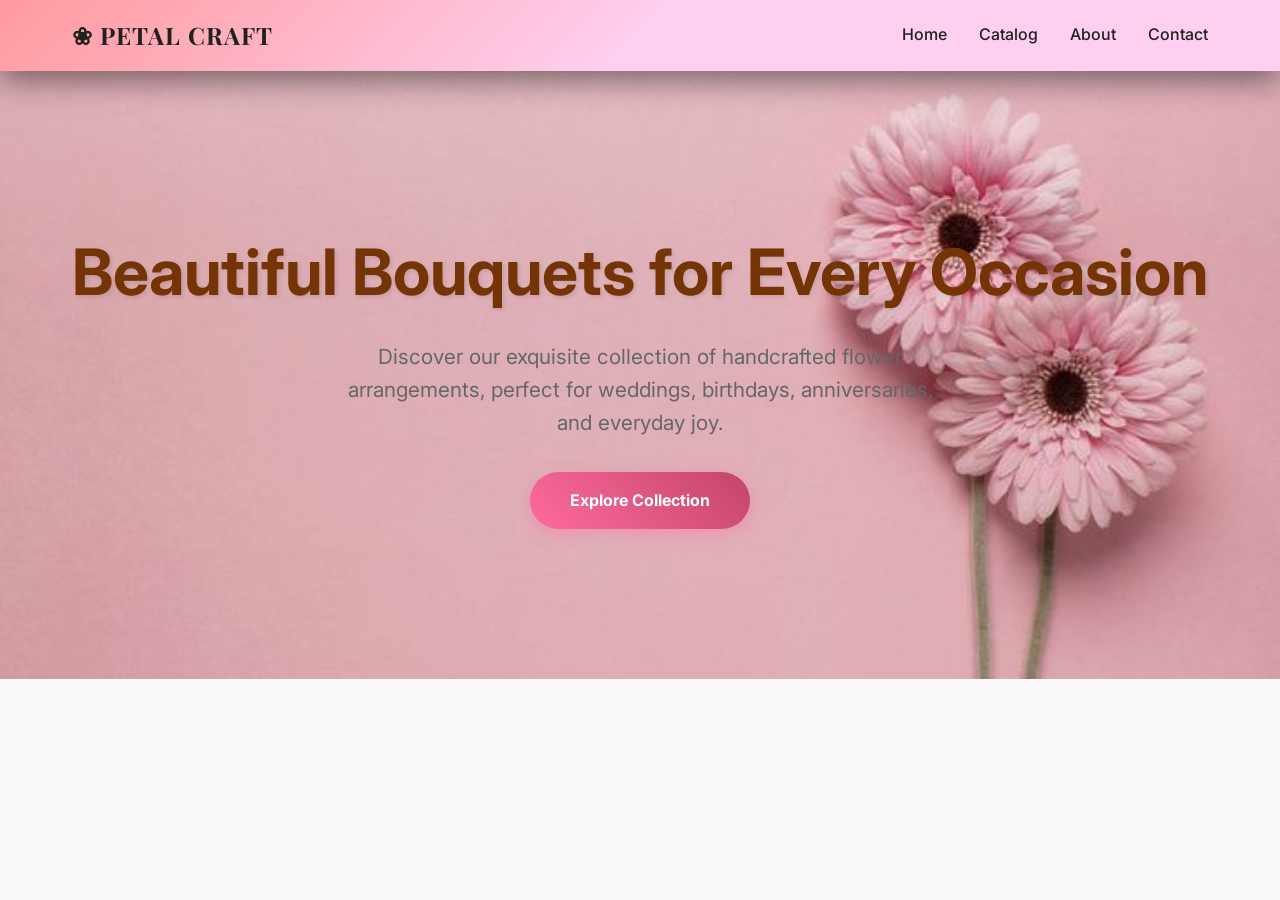
<file: hciweb/index.html>
<!DOCTYPE html>
<html lang="en">
<head>
    <meta charset="UTF-8">
    <meta name="viewport" content="width=device-width, initial-scale=1.0">
    <title>Petal Craft - Flower Bouquet Catalog</title>
    
    <link href="https://fonts.googleapis.com/css2?family=Playfair+Display:wght@500;700&family=Inter:wght@300;400;500&display=swap" rel="stylesheet">
    <!-- LINK CSS FILE -->
    <link rel="stylesheet" href="style.css">
</head>

<body>
    <header>
        <nav>
            <a href="index.html" class="logo">❀ Petal Craft</a>
            <ul class="nav-links">
                <li><a href="index.html">Home</a></li>
                <li><a href="catalog.html">Catalog</a></li>
                <li><a href="about.html">About</a></li>
                <li><a href="contact.html">Contact</a></li>
            </ul>
        </nav>
    </header>

    <!-- Hero Section -->
    <section class="hero" id="home">
        <h1 class="section-title">Beautiful Bouquets for Every Occasion</h1>
        <p>Discover our exquisite collection of handcrafted flower arrangements, perfect for weddings, birthdays, anniversaries, and everyday joy.</p>
        <a href="catalog.html" class="cta-button">Explore Collection</a>
    </section>

</body>
</html>
</file>
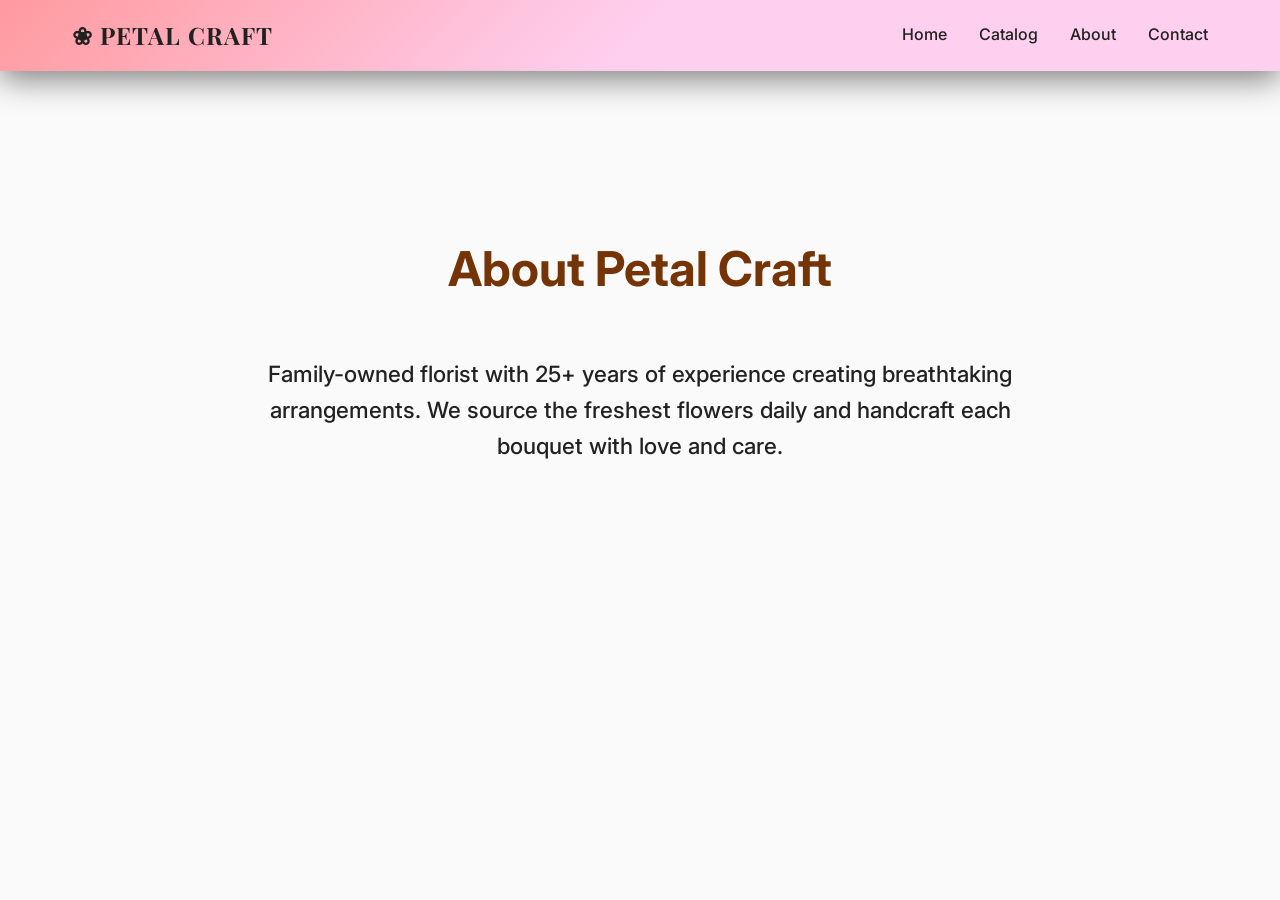
<file: hciweb/about.html>
<!DOCTYPE html>
<html lang="en">
<head>
    <meta charset="UTF-8">
    <meta name="viewport" content="width=device-width, initial-scale=1.0">
    <title>Petal Craft - Flower Bouquet Catalog</title>
    
    <link href="https://fonts.googleapis.com/css2?family=Playfair+Display:wght@500;700&family=Inter:wght@300;400;500&display=swap" rel="stylesheet">
    <!-- LINK CSS FILE -->
    <link rel="stylesheet" href="style.css">
</head>

<body>
    <header>
        <nav>
            <a href="index.html" class="logo">❀ Petal Craft</a>
            <ul class="nav-links">
                <li><a href="index.html">Home</a></li>
                <li><a href="catalog.html">Catalog</a></li>
                <li><a href="about.html">About</a></li>
                <li><a href="contact.html">Contact</a></li>
            </ul>
        </nav>
    </header>

    <section class="about" id="about">
        <div class="about">
            <h2 class="section-title">About Petal Craft</h2>
            <p class="about-text">
                Family-owned florist with 25+ years of experience creating breathtaking arrangements. 
                We source the freshest flowers daily and handcraft each bouquet with love and care.
            </p>
        </div>
    </section>
</body>
</html>
</file>
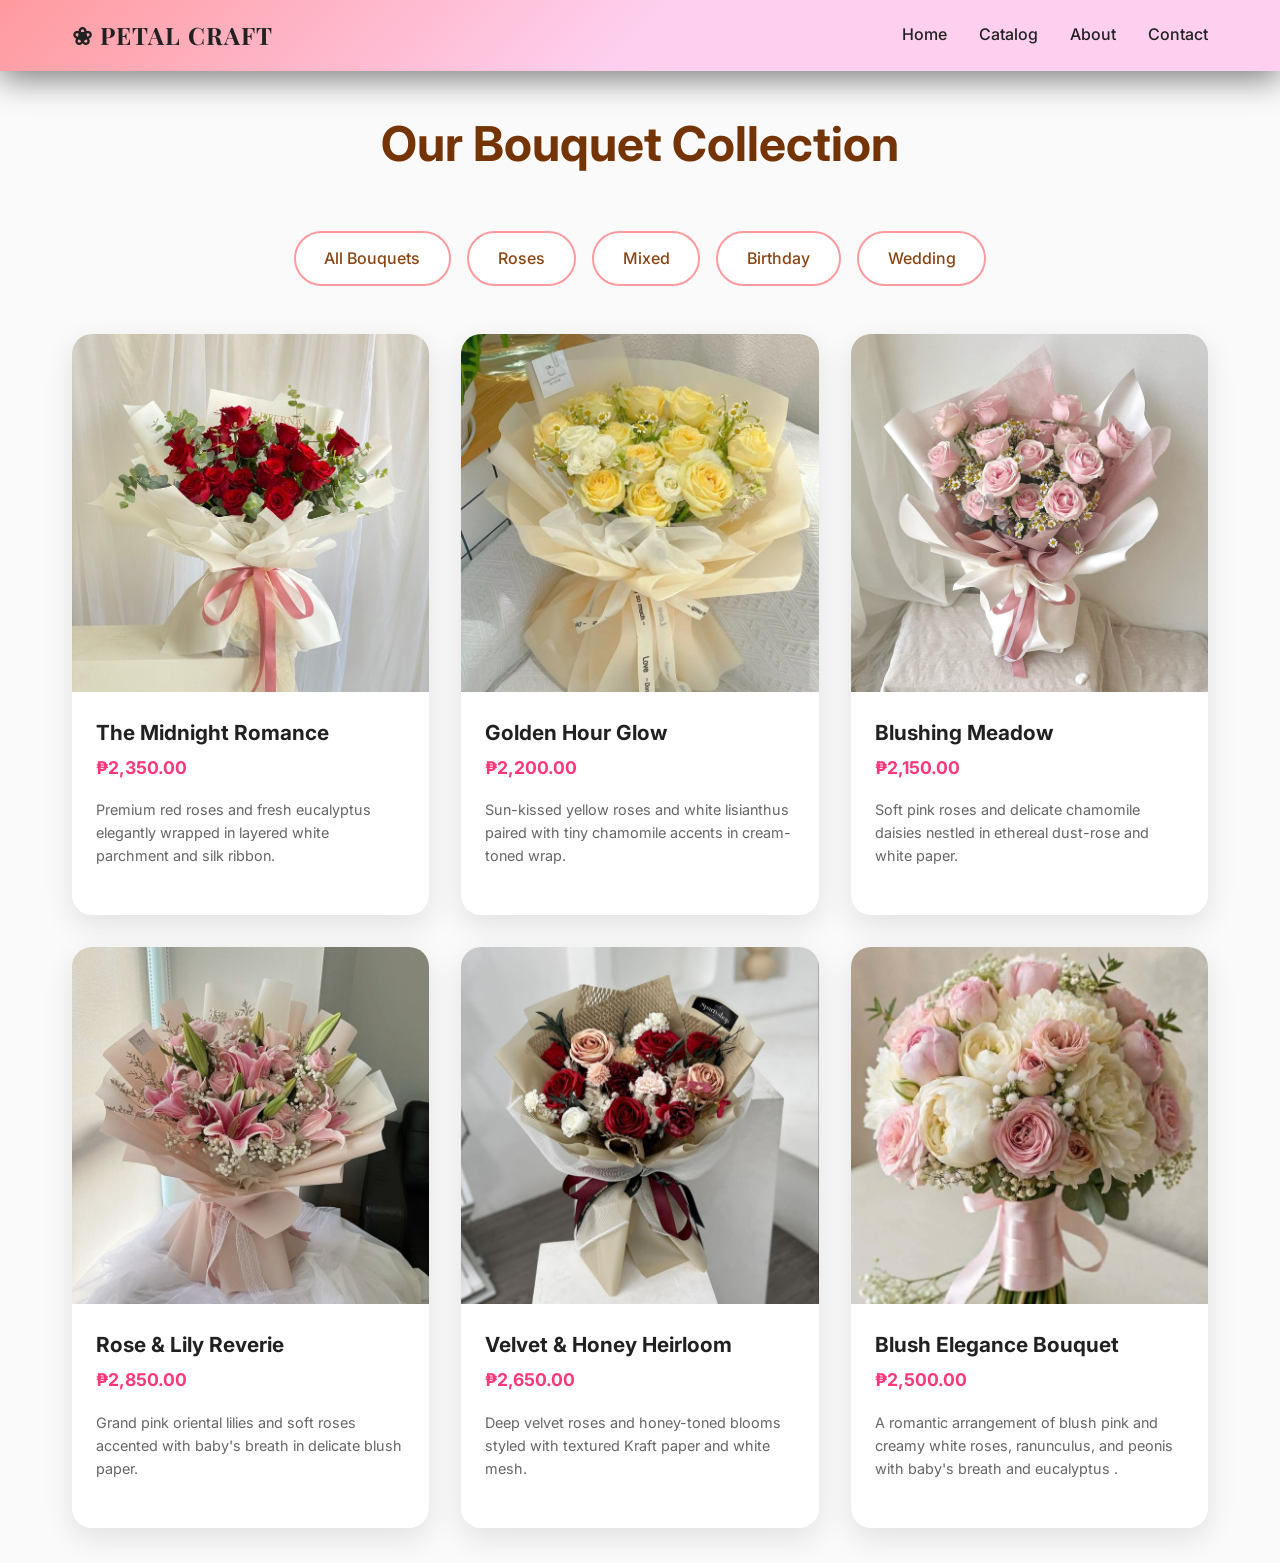
<file: hciweb/catalog.html>
<!DOCTYPE html>
<html lang="en">
<head>
    <meta charset="UTF-8">
    <meta name="viewport" content="width=device-width, initial-scale=1.0">
    <title>Petal Craft - Flower Bouquet Catalog</title>
    
    <link href="https://fonts.googleapis.com/css2?family=Playfair+Display:wght@500;700&family=Inter:wght@300;400;500&display=swap" rel="stylesheet">
    <!-- LINK CSS FILE -->
    <link rel="stylesheet" href="style.css">
</head>

<body>
    <header>
        <nav>
            <a href="index.html" class="logo">❀ Petal Craft</a>
            <ul class="nav-links">
                <li><a href="index.html">Home</a></li>
                <li><a href="catalog.html">Catalog</a></li>
                <li><a href="about.html">About</a></li>
                <li><a href="contact.html">Contact</a></li>
            </ul>
        </nav>
    </header>

    <section class="catalog" id="catalog">
        <h2 class="section-title">Our Bouquet Collection</h2>
        
        <div class="filter-tabs">
            <a href="catalog" class="filter-tab">All Bouquets</a>
            <a href="roses" class="filter-tab">Roses</a>
            <a href="mixed" class="filter-tab">Mixed</a>
            <a href="birthday" class="filter-tab">Birthday</a>
            <a href="wedding" class="filter-tab">Wedding</a>
        </div>

        <div class="catalog-grid">
            <!-- Roses -->
            <article class="bouquet-card" id="roses">
                <div class="bouquet-image">
                    <img src="images/redroses.jpeg" alt="The Midnight Romance">
                </div>
                <div class="bouquet-info">
                    <h3 class="bouquet-name">The Midnight Romance</h3>
                    <div class="bouquet-price">₱2,350.00</div>
                    <p class="bouquet-description">Premium red roses and fresh eucalyptus elegantly wrapped in layered white parchment and silk ribbon.</p>
                </div>
            </article>

            <!-- Mixed -->
            <article class="bouquet-card" id="mixed">
                <div class="bouquet-image">
                    <img src="images/yellow.jpeg" alt="Golden Hour Gloe">
                </div>
                <div class="bouquet-info">
                    <h3 class="bouquet-name">Golden Hour Glow</h3>
                    <div class="bouquet-price">₱2,200.00</div>
                    <p class="bouquet-description">Sun-kissed yellow roses and white lisianthus paired with tiny chamomile accents in cream-toned wrap.</p>
                </div>
            </article>

            <!-- Birthday -->
            <article class="bouquet-card" id="birthday">
                <div class="bouquet-image">
                    <img src="images/pink.jpeg" alt="Blushing Meadow">
                </div>
                <div class="bouquet-info">
                    <h3 class="bouquet-name">Blushing Meadow</h3>
                    <div class="bouquet-price">₱2,150.00</div>
                    <p class="bouquet-description">Soft pink roses and delicate chamomile daisies nestled in ethereal dust-rose and white paper.</p>
                </div>
            </article>

            <!-- Wedding -->
            <article class="bouquet-card" id="wedding">
                <div class="bouquet-image">
                    <img src="images/pinkue.jpeg" alt="Rose & Lily Reverie">
                </div>
                <div class="bouquet-info">
                    <h3 class="bouquet-name">Rose & Lily Reverie</h3>
                    <div class="bouquet-price">₱2,850.00</div>
                    <p class="bouquet-description">Grand pink oriental lilies and soft roses accented with baby's breath in delicate blush paper.</p>
                </div>
            </article>

            <!-- More Roses -->
            <article class="bouquet-card">
                <div class="bouquet-image">
                    <img src="images/flowers.jpeg" alt="Velvet & Honey Heirloom">
                </div>
                <div class="bouquet-info">
                    <h3 class="bouquet-name">Velvet & Honey Heirloom</h3>
                    <div class="bouquet-price">₱2,650.00</div>
                    <p class="bouquet-description">Deep velvet roses and honey-toned blooms styled with textured Kraft paper and white mesh.</p>
                </div>
            </article>

            <!-- More Mixed -->
            <article class="bouquet-card">
                <div class="bouquet-image">
                    <img src="images/wedding.jpg" alt="Blush Elegance Bouquet">
                </div>
                <div class="bouquet-info">
                    <h3 class="bouquet-name"> Blush Elegance Bouquet</h3> 
                    <div class="bouquet-price">₱2,500.00</div>
                    <p class="bouquet-description">A romantic arrangement of blush pink and creamy white roses, ranunculus, and peonis with baby's breath and eucalyptus .</p>    
                </div>
            </article>
        </div>

    </section>

</body>
</html>
</file>
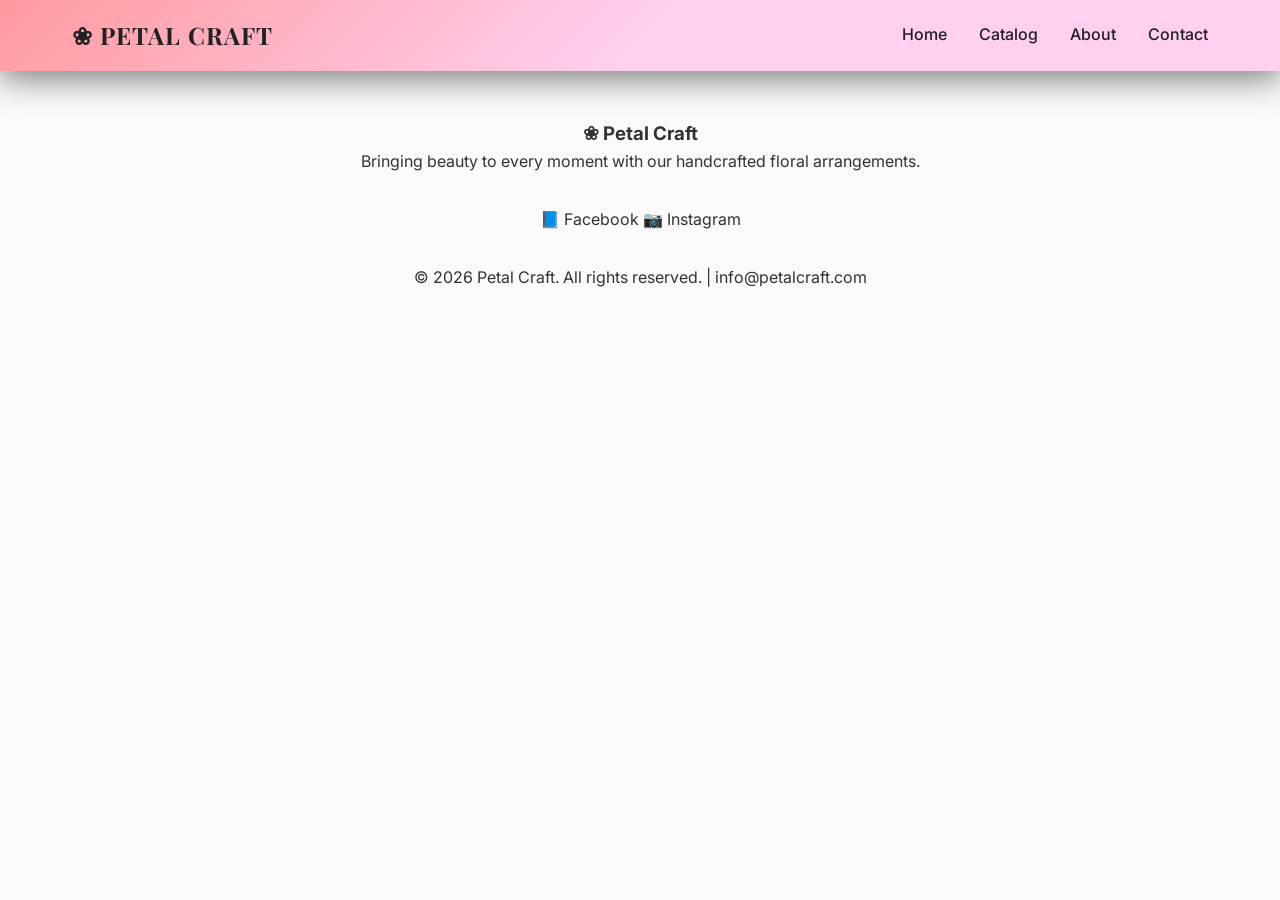
<file: hciweb/contact.html>
<!DOCTYPE html>
<html lang="en">
<head>
    <meta charset="UTF-8">
    <meta name="viewport" content="width=device-width, initial-scale=1.0">
    <title>Petal Craft - Flower Bouquet Catalog</title>
    
    <link href="https://fonts.googleapis.com/css2?family=Playfair+Display:wght@500;700&family=Inter:wght@300;400;500&display=swap" rel="stylesheet">
    <!-- LINK CSS FILE -->
    <link rel="stylesheet" href="style.css">
</head>

<body>
    <header>
        <nav>
            <a href="index.html" class="logo">❀ Petal Craft</a>
            <ul class="nav-links">
                <li><a href="index.html">Home</a></li>
                <li><a href="catalog.html">Catalog</a></li>
                <li><a href="about.html">About</a></li>
                <li><a href="contact.html">Contact</a></li>
            </ul>
        </nav>
    </header>
    <section>
        <footer id="contact">
            <div class="footer-content">
                <h3>❀ Petal Craft</h3>
                <p>Bringing beauty to every moment with our handcrafted floral arrangements.</p>
                <div class="social-links">
                    <span>📘 Facebook</span>
                    <span>📷 Instagram</span>
                </div>
                <p>&copy; 2026 Petal Craft. All rights reserved. | info@petalcraft.com</p>
            </div>
        </footer>
    </section>
</body>
</html>
</file>
<file: hciweb/style.css>
* {
            margin: 0;
            padding: 0;
            box-sizing: border-box;
        }
            
        body {
            font-family: 'Inter', sans-serif;
            background-color: #fafafa;
            line-height: 1.6;
            color: #333;
            overflow-x: hidden;
        }

        .section-alt {
            background-color: #fafafa;
            padding: 80px 0;
        }

        /* Header */
        header {
            background: linear-gradient(135deg, #ff9a9e 0%, #fecfef 50%, #fecfef 100%);
            padding: 1rem 0;
            position: sticky;
            width: 100%;
            top: 0;
            z-index: 1000;
            box-shadow: 0 8px 32px rgba(0,0,0,0.5);
            border-bottom: 1px solid rgba(255,255,255,0.05);
        }
            
        nav {
            max-width: 1200px;
            margin: 0 auto;
            display: flex;
            justify-content: space-between;
            align-items: center;
            padding: 0 2rem;
        }

        .logo {
            font-family: 'Playfair Display', serif;
            font-size: 24px;
            letter-spacing: 1px;
            text-transform: uppercase;
            font-weight: bold;
            color: #212121;
            text-decoration: none;
        }

        .nav-links {
            display: flex;
            list-style: none;
            gap: 2rem;
            align-items: center;
        }

        .nav-links a {
            color: #212121;
            text-decoration: none;
            font-weight: 500;
            transition: color 0.3s;
        }

        .nav-links a:hover {
            color: #205E8B;
        }

        /* Hero Section */
        .hero {
            background: url(images/home9.jpg);
            background-size: cover;
            background-position: center;
            background-repeat: no-repeat;
            padding: 150px 2rem 150px;
            text-align: center;
        }

        .hero h1 {
            font-size: clamp(2.5rem, 5vw, 4rem);
            margin-bottom: 1rem;
            text-shadow: 2px 2px 4px rgba(0,0,0,0.1);
        }

        .hero p {
            font-size: 1.3rem;
            color: #666;
            max-width: 600px;
            margin: 0 auto 2rem;
        }

        .cta-button {
            display: inline-block;
            background: linear-gradient(45deg, #ff6b9d, #c44569);
            color: white;
            padding: 1rem 2.5rem;
            text-decoration: none;
            border-radius: 50px;
            font-weight: bold;
            transition: transform 0.3s, box-shadow 0.3s;
            box-shadow: 0 4px 15px rgba(255,107,157,0.4);
        }

        .cta-button:hover {
            transform: translateY(-3px);
            box-shadow: 0 6px 20px rgba(255,107,157,0.6);
        }

        /* Catalog Section */
        .catalog {
            padding: 35px 2rem;
            max-width: 1200px;
            margin: 0 auto;
        }

        .section-title {
            text-align: center;
            font-size: clamp(2rem, 4vw, 3rem);
            color: #753406;
            margin-bottom: 3rem;
        }

        .filter-tabs {
            display: flex;
            gap: 1rem;
            justify-content: center;
            flex-wrap: wrap;
            margin-bottom: 3rem;
        }

        .filter-tab {
            padding: 0.8rem 1.8rem;
            background: white;
            color: #8b4513;
            border: 2px solid #ff9a9e;
            border-radius: 30px;
            text-decoration: none;
            font-weight: 500;
            transition: all 0.3s;
            white-space: nowrap;
            text-align: center;
        }

        .filter-tab:hover {
            background: #ff9a9e;
            color: white;
            transform: translateY(-2px);
        }

        /* Catalog Grid */
        .catalog-grid {
            display: grid;
            grid-template-columns: repeat(auto-fit, minmax(300px, 1fr));
            gap: 2rem;
        }

        .bouquet-card {
            background: white;
            border-radius: 20px;
            overflow: hidden;
            box-shadow: 0 10px 30px rgba(0,0,0,0.1);
            transition: transform 0.3s, box-shadow 0.3s;
            opacity: 1;
        }

        .bouquet-card:hover {
            transform: translateY(-10px);
            box-shadow: 0 20px 40px rgba(0,0,0,0.15);
        }

        .bouquet-image {
            width: 100%;
            aspect-ratio: 1 / 1;
            background: linear-gradient(135deg, #ff9a9e, #fecfef, #ffd1dc);
            position: relative;
            overflow: hidden;
        }

        .bouquet-image img {
            width: 100%;
            height: 100%;
            object-fit: cover;
            display: block;
        }

        @keyframes bloom {
            0%, 100% { transform: scale(1) rotate(0deg); }
            50% { transform: scale(1.05) rotate(2deg); }
        }

        @keyframes sway {
            0%, 100% { transform: rotate(-15deg) translateX(0); }
            50% { transform: rotate(-15deg) translateX(5px); }
        }

        .bouquet-info {
            padding: 1.5rem;
        }

        .bouquet-name {
            font-size: 1.3rem;
            color: #212121;
            margin-bottom: 0.3rem;
        }

        .bouquet-price {
            font-size: 1.1rem;
            font-weight: bold;
            color: #ff387a;
            margin-bottom: 1rem;
        }

        .bouquet-description {
            color: #666;
            margin-bottom: 1.5rem;
            font-size: 0.90rem;
        }

        /* About Section */
        .about {
            padding: 80px 2rem;
            text-align: center;
        }

        .about-text {
            font-size: 1.4rem;
            max-width: 800px;
            margin: 0 auto;
            color: #212121;
            font-weight: 500;
        }

        /* Footer */
        footer {
            font-family: 'Playfair Display' serif;
            text-align: center;
            padding: 3rem 2rem 1.5rem;
        }

        .footer-content {
            max-width: 1200px;
            margin: 0 auto;
        }

        .social-links {
            font-family: 'Inter', sans-serif;
            margin: 2rem 0;
            font-size: 1rem;
            text-decoration: none;
        }

        /* Responsive Design */
        @media (max-width: 768px) {

            header {
                padding: 0.90rem;
            }

            .nav-links {
                display: flex;
                font-size: 12px;
                gap: 1rem;
            }

            nav {
                padding: 0 1.5rem;
            }

            .filter-tabs {
                flex-direction: column;
                align-items: center;
                gap: 0.8rem;
            }

            .catalog-grid {
                grid-template-columns: 1fr;
                gap: 1.5rem;
            }

            .hero {
                padding: 100px 1rem 60px;
            }

            .catalog, .about {
                padding: 60px 1rem;
            }
        }

        @media (max-width: 480px) {
            .logo {
                font-size: 1.4rem;
            }

            .hero h1 {
                font-size: 2rem;
            }

            .bouquet-info {
                padding: 1.2rem;
            }
        }
</file>
